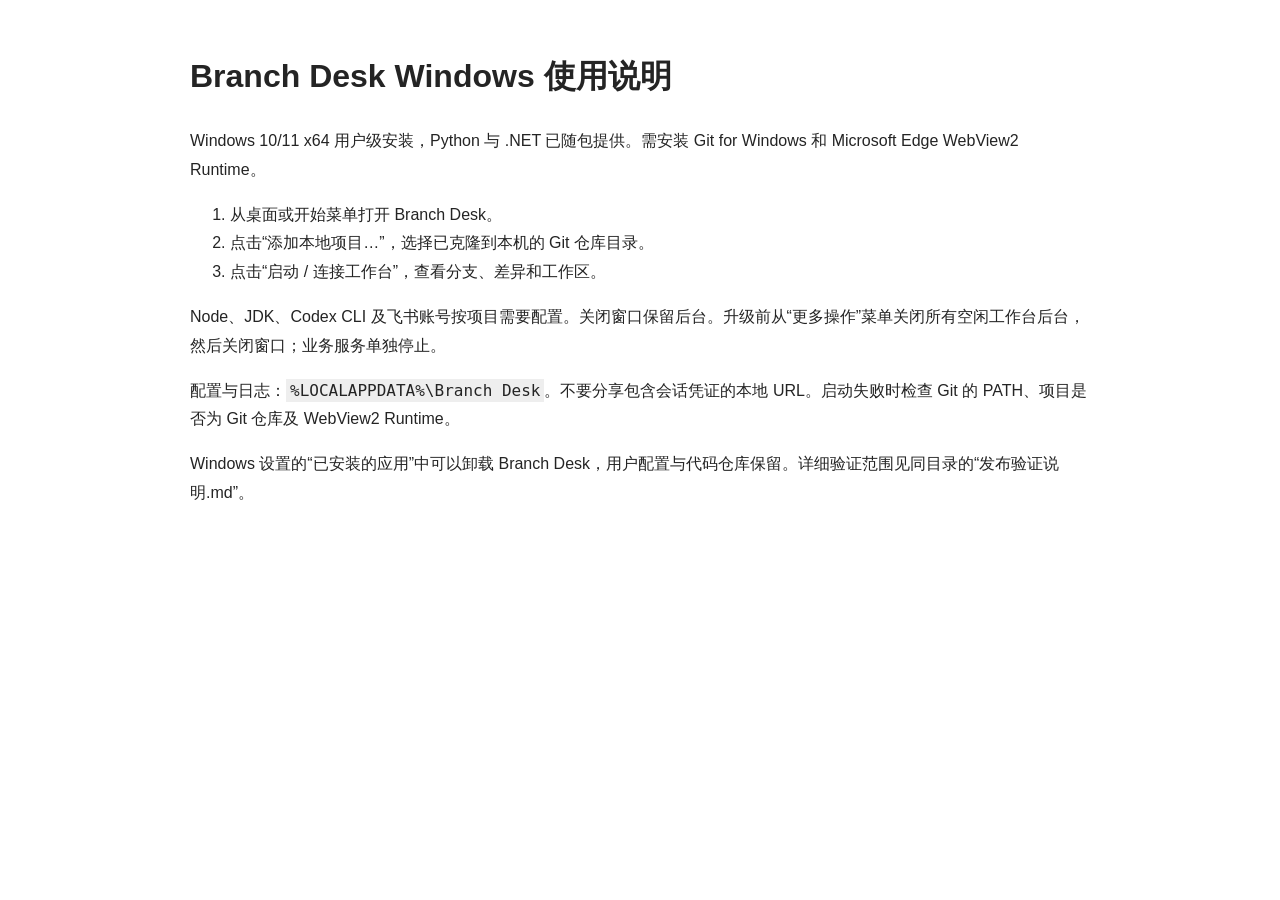
<file: docs/Windows使用与Codex排障手册.html>
<!doctype html><html lang="zh-CN"><meta charset="utf-8"><title>Branch Desk Windows 使用说明</title><style>body{font:16px/1.8 'Microsoft YaHei',sans-serif;max-width:900px;margin:48px auto;padding:0 24px;color:#242424}code{background:#eee;padding:2px 4px}</style><h1>Branch Desk Windows 使用说明</h1><p>Windows 10/11 x64 用户级安装，Python 与 .NET 已随包提供。需安装 Git for Windows 和 Microsoft Edge WebView2 Runtime。</p><ol><li>从桌面或开始菜单打开 Branch Desk。</li><li>点击“添加本地项目…”，选择已克隆到本机的 Git 仓库目录。</li><li>点击“启动 / 连接工作台”，查看分支、差异和工作区。</li></ol><p>Node、JDK、Codex CLI 及飞书账号按项目需要配置。关闭窗口保留后台。升级前从“更多操作”菜单关闭所有空闲工作台后台，然后关闭窗口；业务服务单独停止。</p><p>配置与日志：<code>%LOCALAPPDATA%\Branch Desk</code>。不要分享包含会话凭证的本地 URL。启动失败时检查 Git 的 PATH、项目是否为 Git 仓库及 WebView2 Runtime。</p><p>Windows 设置的“已安装的应用”中可以卸载 Branch Desk，用户配置与代码仓库保留。详细验证范围见同目录的“发布验证说明.md”。</p></html>
</file>
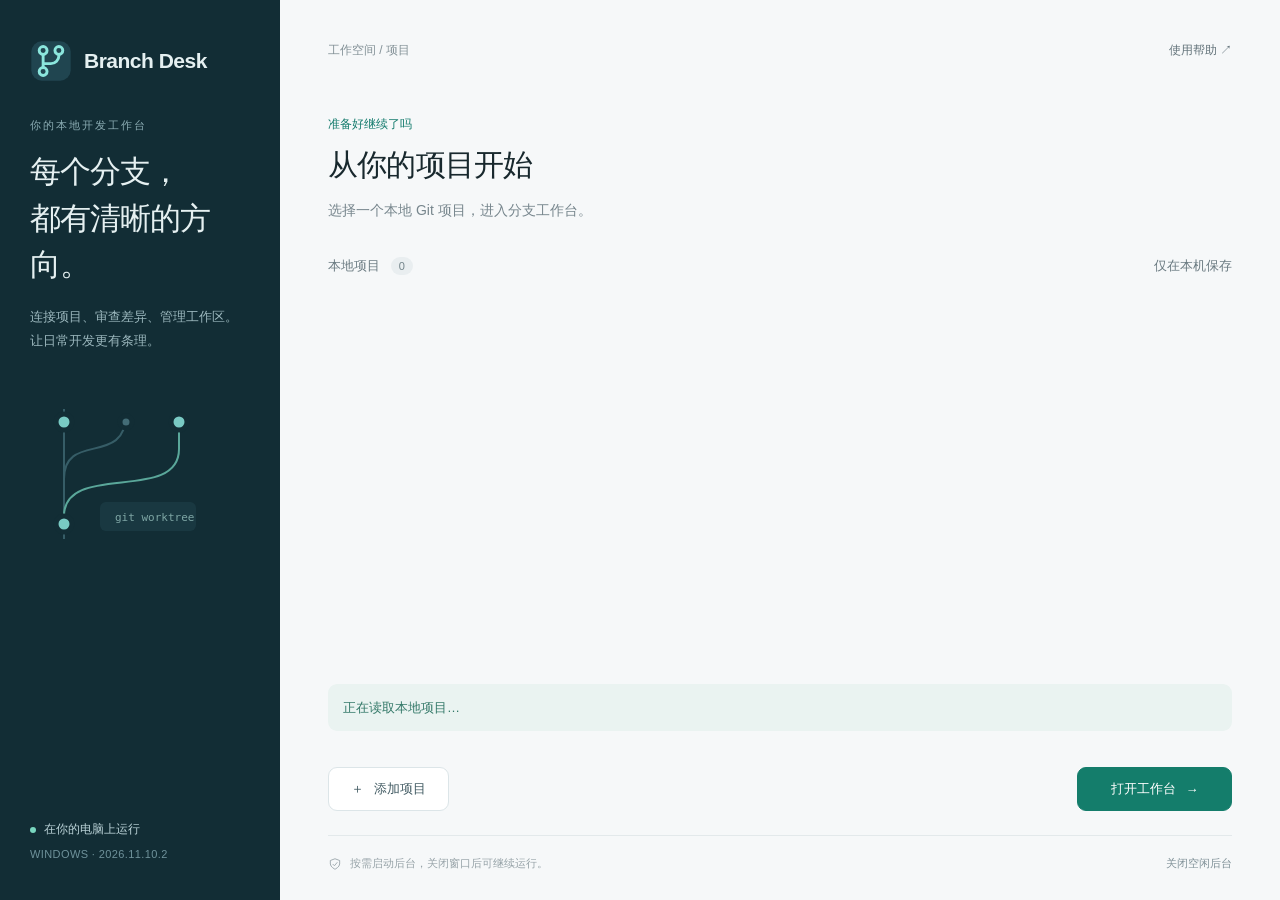
<file: windows/launcher.html>
<!doctype html>
<html lang="zh-CN"><head><meta charset="utf-8"><meta name="viewport" content="width=device-width,initial-scale=1">
<meta http-equiv="Content-Security-Policy" content="default-src 'none'; style-src 'unsafe-inline'; script-src 'unsafe-inline'; img-src data:; connect-src 'none'; base-uri 'none'; form-action 'none'">
<title>Branch Desk · 项目</title>
<style>
:root{font-family:'Segoe UI Variable','Segoe UI','Microsoft YaHei UI',sans-serif;color:#18282d;background:#f6f8f9;font-size:14px;font-synthesis:none}*{box-sizing:border-box}body{margin:0}button{font:inherit;cursor:pointer}button:focus-visible{outline:3px solid #56b8aa;outline-offset:4px}button:disabled{cursor:default;opacity:.55}button,article{transition:background .15s,border-color .15s}svg{display:block} .shell{min-height:100vh;display:grid;grid-template-columns:280px 1fr}.side{background:#122d35;color:#e5f0f1;padding:40px 30px;display:flex;flex-direction:column;position:relative;overflow:hidden}.brand{display:flex;gap:12px;align-items:center;font-size:21px;font-weight:650;letter-spacing:-.5px}.logo{width:42px;height:42px;flex-shrink:0}.tag{font-size:11px;letter-spacing:2px;color:#8daeb5;margin-top:36px}.side h1{font-size:31px;line-height:1.5;font-weight:580;letter-spacing:-1px;margin:16px 0}.side p{color:#9bb7bd;line-height:1.9;margin:0;font-size:13px}.branch-art{margin:45px 0 30px;opacity:.85;width:190px;height:150px}.side-footer{margin-top:auto;padding-top:28px}.local{display:flex;align-items:center;gap:8px;color:#bbd3d8;font-size:12px}.dot{width:6px;height:6px;background:#78d6bf;border-radius:50%}.version{color:#6f929b;font-size:11px;margin-top:10px;letter-spacing:.4px}.main{padding:34px 48px 26px;display:flex;flex-direction:column;min-width:0;max-height:100vh}.top{display:flex;justify-content:space-between;align-items:center;color:#839197;font-size:12px}.top .help{border:0;background:none;color:#64747b;padding:8px 0 8px 16px}.top .help:hover{color:#147b6d}.intro{margin-top:49px;margin-bottom:34px}.eyebrow{font-size:12px;font-weight:600;color:#147b6d;margin-bottom:12px}.intro h2{font-size:30px;font-weight:650;letter-spacing:-.8px;margin:0 0 12px}.intro p{margin:0;color:#77868d;line-height:1.8}.projects-heading{display:flex;align-items:center;justify-content:space-between;font-size:13px;color:#6a7a81;margin-bottom:13px}.count{font-size:11px;background:#e9eef0;color:#73848a;border-radius:20px;padding:3px 8px;margin-left:7px}.project-list{overflow:auto;min-height:130px;padding:4px; margin:-4px;flex:1}.project{display:grid;grid-template-columns:46px minmax(0,1fr) 22px;gap:16px;align-items:center;width:100%;background:#fff;border:1px solid #e1e7e9;border-radius:13px;padding:20px;text-align:left;margin:0 0 12px;color:#24383e}.project:hover{border-color:#a5c6bf;background:#fcfefe}.project[aria-pressed=true]{border-color:#399c89;background:#f4fbf8;box-shadow:0 0 0 1px #399c8912}.project .avatar{height:46px;width:46px;border:1px solid #dfe9e5;border-radius:11px;background:#e7f2ed;display:grid;place-items:center;color:#26705d;font-size:20px;font-weight:600}.name{display:block;font-size:16px;font-weight:600;margin-bottom:7px}.path{display:block;font-size:12px;color:#839197;overflow-wrap:anywhere;line-height:1.65;font-family:'Cascadia Code','Consolas','Microsoft YaHei UI',monospace}.check{height:20px;width:20px;border:1px solid #d4dfe1;border-radius:50%;color:transparent;display:grid;place-items:center;font-size:12px}.project[aria-pressed=true] .check{color:white;background:#16806c;border-color:#16806c}.empty{border:1px dashed #d6e0e3;background:#fff;border-radius:14px;padding:42px 22px;text-align:center;color:#798a91;line-height:1.9}.empty strong{display:block;color:#30464d;font-size:17px;margin-bottom:8px}.status{font-size:13px;line-height:1.8;margin:12px 0 0;padding:12px 15px;background:#eaf3f1;border-radius:9px;color:#347969;overflow-wrap:anywhere}.status:empty{display:none}.status.error{background:#fbeeed;color:#ae4b45}.actions{display:flex;justify-content:space-between;align-items:center;gap:16px;padding:24px 0;margin-top:12px}.secondary,.primary{height:44px;border-radius:9px;padding:0 22px;display:inline-flex;align-items:center;justify-content:center;gap:10px;font-size:13px;font-weight:600}.secondary{background:white;color:#425b63;border:1px solid #dce5e8}.secondary:hover{background:#edf3f3}.primary{background:#147d6b;color:white;border:1px solid #147d6b;min-width:155px}.primary:hover{background:#106957}.primary svg{width:16px}.footer{display:flex;align-items:center;gap:8px;border-top:1px solid #e3e9eb;padding-top:18px;color:#97a3a8;font-size:11px;line-height:1.8}.footer svg{width:14px;height:14px;flex-shrink:0}.footer button{margin-left:auto;border:0;background:none;padding:0;color:#7f9097;white-space:nowrap;font-size:11px}.busy .spinner{display:inline-block;width:14px;height:14px;border:2px solid #ffffff60;border-top-color:#fff;border-radius:50%;animation:spin .8s linear infinite}@keyframes spin{to{transform:rotate(360deg)}}@media(max-width:1000px){.shell{grid-template-columns:235px 1fr}.side{padding:32px 25px}.main{padding:28px 30px}.intro{margin-top:35px}.side h1{font-size:28px}}@media(max-height:650px){.intro{margin-top:24px;margin-bottom:20px}.branch-art{height:90px;margin:20px 0}.side h1{font-size:26px}.actions{padding:16px 0}.main{padding-top:22px}}@media(prefers-reduced-motion:reduce){*{transition:none!important;animation:none!important}}
</style></head><body>
<div class="shell"><aside class="side">
<div class="brand"><svg class="logo" viewBox="0 0 32 32" aria-hidden="true"><rect x="1" y="1" width="30" height="30" rx="8" fill="#204550"/><g fill="none" stroke="#8be6dd" stroke-width="2.2" stroke-linecap="round"><path d="M10 11v10m12-10v1a6 6 0 0 1-6 6h-6"/><circle cx="10" cy="8" r="3"/><circle cx="22" cy="8" r="3"/><circle cx="10" cy="24" r="3"/></g></svg>Branch Desk</div>
<div class="tag">你的本地开发工作台</div><h1>每个分支，<br>都有清晰的方向。</h1><p>连接项目、审查差异、管理工作区。<br>让日常开发更有条理。</p>
<svg class="branch-art" viewBox="0 0 190 150" aria-hidden="true"><g fill="none" stroke-width="2"><path d="M34 10v130" stroke="#3d6670"/><path d="M34 117c0-55 115-12 115-67V15" stroke="#67bdac"/><path d="M34 80c0-48 62-12 62-65" stroke="#3d6670"/></g><g stroke="#122d35" stroke-width="5"><circle cx="34" cy="23" r="8" fill="#8be6dd"/><circle cx="34" cy="125" r="8" fill="#8be6dd"/><circle cx="149" cy="23" r="8" fill="#8be6dd"/><circle cx="96" cy="23" r="6" fill="#4c7782"/></g><rect x="70" y="103" width="96" height="29" rx="6" fill="#1b3b44"/><text x="85" y="122" fill="#91bbb8" font-family="Consolas,monospace" font-size="11">git worktree</text></svg>
<div class="side-footer"><div class="local"><span class="dot"></span>在你的电脑上运行</div><div class="version">WINDOWS · 2026.11.10.2</div></div>
</aside><main class="main"><div class="top"><span>工作空间 / 项目</span><button class="help" id="help">使用帮助 ↗</button></div>
<header class="intro"><div class="eyebrow">准备好继续了吗</div><h2>从你的项目开始</h2><p>选择一个本地 Git 项目，进入分支工作台。</p></header>
<div class="projects-heading"><span>本地项目 <span class="count" id="count">0</span></span><span>仅在本机保存</span></div>
<div class="project-list" id="list" aria-label="本地项目"></div><div id="status" class="status" role="status" aria-live="polite">正在读取本地项目…</div>
<div class="actions"><button class="secondary" id="add"><span aria-hidden="true">＋</span> 添加项目</button><button class="primary" id="connect"><span id="button-text">打开工作台</span><span id="button-icon" aria-hidden="true">→</span></button></div>
<footer class="footer"><svg viewBox="0 0 24 24" fill="none" stroke="currentColor" stroke-width="1.5" aria-hidden="true"><path d="m12 3 8 3v6c0 5-8 9-8 9s-8-4-8-9V6z"/><path d="m8 12 3 3 5-6"/></svg><span>按需启动后台，关闭窗口后可继续运行。</span><button id="shutdown">关闭空闲后台</button></footer>
</main></div>
<script>
const $=id=>document.getElementById(id);let state={projects:[],busy:true,selectedId:null};
const send=(action,extra={})=>window.chrome.webview.postMessage({action,...extra});
function render(s){const focus=document.activeElement?.dataset?.id;state=s;document.body.classList.toggle('busy',s.busy);$('count').textContent=s.projects.length;$('list').replaceChildren();
 if(!s.projects.length){const empty=document.createElement('div');empty.className='empty';const title=document.createElement('strong');title.textContent='把第一个项目放进来';const desc=document.createElement('div');desc.textContent='添加已经克隆到本机的 Git 仓库，开始管理分支。';empty.append(title,desc);$('list').append(empty)}
 for(const p of s.projects){const card=document.createElement('button');card.className='project';card.dataset.id=p.id;card.disabled=s.busy;card.setAttribute('aria-pressed',String(p.id===s.selectedId));const avatar=document.createElement('span');avatar.className='avatar';avatar.textContent=p.name.slice(0,1).toUpperCase();const body=document.createElement('span');const name=document.createElement('span');name.className='name';name.textContent=p.name;const path=document.createElement('span');path.className='path';path.textContent=p.path;const check=document.createElement('span');check.className='check';check.textContent='✓';check.setAttribute('aria-hidden','true');body.append(name,path);card.append(avatar,body,check);card.onclick=()=>send('select',{id:p.id});card.ondblclick=()=>{send('select',{id:p.id});send('connect')};$('list').append(card);if(p.id===focus)card.focus()}
 $('status').textContent=s.message||'';$('status').classList.toggle('error',s.error);$('status').setAttribute('role',s.error?'alert':'status');$('connect').disabled=s.busy||!s.selectedId;$('add').disabled=s.busy;$('shutdown').disabled=s.busy;$('button-text').textContent=s.busy?'请稍候…':'打开工作台';$('button-icon').className=s.busy?'spinner':'';$('button-icon').textContent=s.busy?'':'→';}
$('connect').onclick=()=>send('connect');$('add').onclick=()=>send('add');$('help').onclick=()=>send('help');$('shutdown').onclick=()=>send('shutdown');window.chrome.webview.addEventListener('message',e=>{if(e.data.type==='state')render(e.data)});send('ready');
</script></body></html>
</file>
